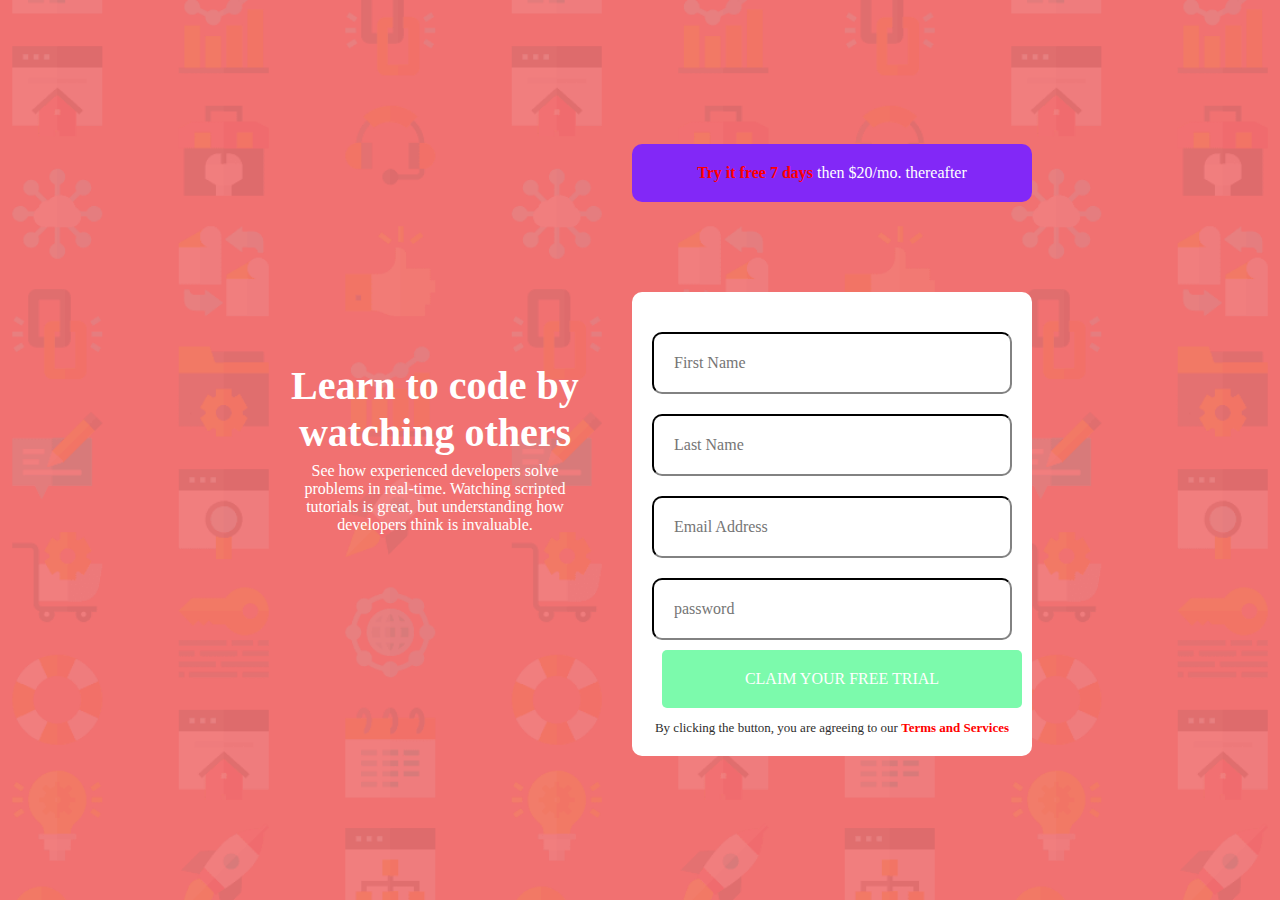
<file: index.html>
<!DOCTYPE html>

<html>

<head>
  <meta http-equiv="CONTENT-TYPE" content="text/html; charset=UTF-8">
  <title>Flex</title>
  <link rel="stylesheet" media="screen and (max-width: 1440px)" href="style.css">
  <link rel="stylesheet" media="screen and (max-width: 375px)" href="mobile.css">
</head>

<body>
  <main>
    <div class="fist-flex">
      <h2>
        Learn to code by watching others
      </h2>
      <p>
        See how experienced developers solve problems in real-time. Watching scripted tutorials is great, but
        understanding how developers think is invaluable.
      </p>
    </div>
    <div class="forms">
      <p><span>Try it free 7 days</span> then $20/mo. thereafter</p>


      <form>
        <input class="input" id="fname" name="First name" type="text" placeholder="First Name"><br>
        <input class="input" id="lname" type="text" placeholder="Last Name"><br>
        <input class="input" id="email" type="email" placeholder="Email Address"><br>
        <input class="input" id="password" type="password" placeholder="password"><br>
        <button type="btn" class="claim-btn">CLAIM YOUR FREE TRIAL</button><br>
        <a>By clicking the button, you are agreeing to our <span>Terms and Services</span></a>
      </form>
    </div>
  </main>
</body>

</html>
</file>
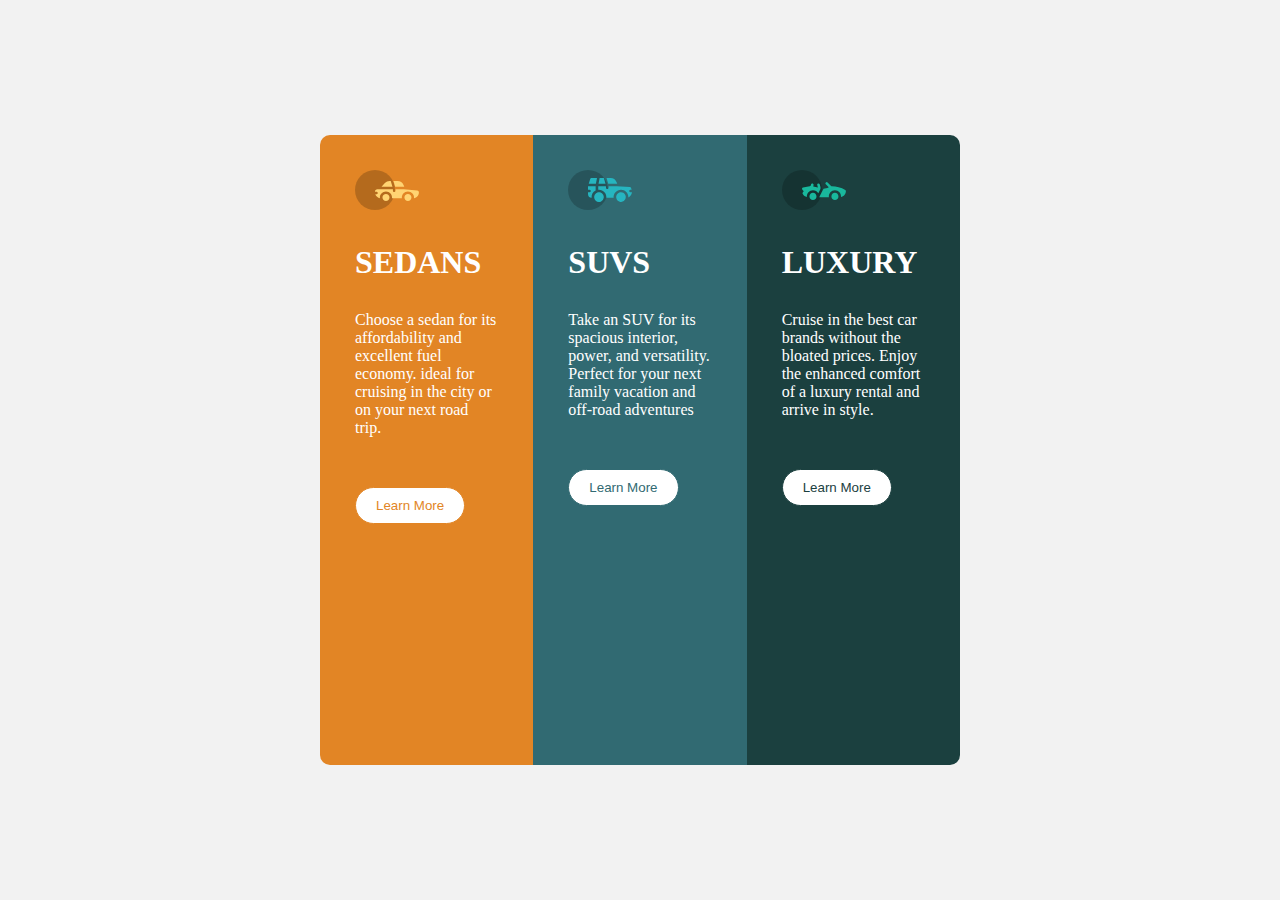
<file: CSS Flexbox and Grid Layout/CSS Flexbox  Layout/index.html>
<!DOCTYPE html>
<html>

<head>
    <meta charset="utf-8">
    <meta http-equiv="X-UA-Compatible" content="IE=edge">
    <title>Flex-layout</title>
    <meta name="description" content="">
    <meta name="viewport" content="width=device-width, initial-scale=1">
    <link rel="stylesheet" href="style.css">
</head>

<body>
    <main>
        <div class="flex-top">
            <svg width="64" height="40" xmlns="http://www.w3.org/2000/svg">
                <g fill="none" fill-rule="evenodd">
                    <circle fill="#000" opacity=".201" cx="20" cy="20" r="20" />
                    <path
                        d="M52.936 24.11c1.942 0 3.517 1.542 3.517 3.445 0 1.903-1.575 3.445-3.517 3.445s-3.516-1.542-3.516-3.445c0-1.903 1.574-3.445 3.516-3.445zm-21.957 0c1.942 0 3.517 1.542 3.517 3.445 0 1.903-1.575 3.445-3.517 3.445s-3.516-1.542-3.516-3.445c0-1.903 1.574-3.445 3.516-3.445zm6.948-4.848v1.429c0 .716.61 1.293 1.348 1.259a1.295 1.295 0 001.225-1.295v-1.393h8.256l13.483 1.313c.956.093 1.676.881 1.676 1.814 0 2.89-2.126 5.303-4.926 5.819.397-3.557-2.458-6.62-6.053-6.62-3.646 0-6.504 3.14-6.039 6.723h-9.879c.466-3.588-2.397-6.722-6.039-6.722-3.595 0-6.45 3.062-6.052 6.62-2.14-.398-3.916-1.912-4.61-3.931h1.142c.731 0 1.32-.598 1.285-1.322-.033-.678-.629-1.2-1.322-1.2H20v-.251c0-1.274 1.066-2.243 2.306-2.243h15.62zM42.59 11c2.645 0 4.99 1.556 5.972 3.963l.726 1.779H40.17L38.413 11h4.178zm-6.865 0l1.758 5.741H26.505l3.357-3.654A6.502 6.502 0 0134.644 11h1.082z"
                        fill="#FFD473" fill-rule="nonzero" />
                </g>
            </svg>
            <h1>SEDANS</h1>
            <p>Choose a sedan for its affordability and excellent fuel economy. ideal for cruising in the city or on
                your next road trip.</p>
            <button id="btn" class="first-btn">Learn More</button>
        </div>
        <div class="flex-middle">
            <svg width="64" height="40" xmlns="http://www.w3.org/2000/svg">
                <g fill="none" fill-rule="evenodd">
                    <circle fill="#000" opacity=".201" cx="20" cy="20" r="20" />
                    <path
                        d="M31.002 22.358c2.917 0 5.18 2.593 4.762 5.506a4.828 4.828 0 01-2.962 3.778 4.797 4.797 0 01-5.3-1.165c-1.188-1.26-1.235-2.613-1.263-2.613-.42-2.924 1.857-5.506 4.763-5.506zm22 0c3.457 0 5.798 3.567 4.41 6.744A4.816 4.816 0 0152.3 31.94a4.826 4.826 0 01-4.06-4.077c-.42-2.915 1.846-5.506 4.762-5.506zm-15.04-6.083v1.462a1.29 1.29 0 001.352 1.29c.693-.033 1.227-.631 1.227-1.326v-1.426h8.3l13.056.716a1.29 1.29 0 011.164.917c.27.895.446 1.477.563 1.87h-1.047c-.694 0-1.291.534-1.324 1.228a1.29 1.29 0 001.288 1.352h1.445c-.164 2.225-1.57 4.193-3.6 5.05.13-4.212-3.255-7.63-7.384-7.63-4.317 0-7.762 3.718-7.358 8.086h-7.285c.43-4.655-3.503-8.531-8.131-8.046v-3.543h7.734zm-10.312 0v4.308a7.4 7.4 0 00-4.006 7.274 3.874 3.874 0 01-3.642-3.864v-1.635h1.46a1.29 1.29 0 000-2.58h-1.461v-3.213l.003-.29h7.646zm14.986-8.196c2.65 0 5 1.592 5.984 4.055l.63 1.579a5.525 5.525 0 01-.065-.004l-.026-.002-.034-.002-.022-.002a4.178 4.178 0 00-.224-.006l-.098-.001h-.039l-.136-.001h-.052l-.326-.001H40.211L38.528 8.08zm-13.632 0l-1.122 5.616h-7.144l1.47-4.71a1.29 1.29 0 011.231-.906h5.565zm6.832 0l1.683 5.615h-7.007l1.121-5.615h4.203z"
                        fill="#26B5C0" fill-rule="nonzero" />
                </g>
            </svg>
            <h1>SUVS</h1>
            <p>Take an SUV for its spacious interior, power, and versatility. Perfect for your next family vacation and
                off-road adventures</p>
            <button id="btn" class="middle-btn">Learn More</button>
        </div>
        <div class="flex-third">
            <svg width="64" height="40" xmlns="http://www.w3.org/2000/svg">
                <g fill="none" fill-rule="evenodd">
                    <circle fill="#000" opacity=".201" cx="20" cy="20" r="20" />
                    <path
                        d="M30.98 22.835c1.941 0 3.516 1.604 3.516 3.583 0 1.978-1.575 3.582-3.517 3.582s-3.516-1.604-3.516-3.582c0-1.979 1.574-3.583 3.516-3.583zm21.956 0c1.942 0 3.517 1.604 3.517 3.583 0 1.978-1.575 3.582-3.517 3.582s-3.516-1.604-3.516-3.582c0-1.979 1.574-3.583 3.516-3.583zm-9.143-10.45a1.27 1.27 0 011.819 0l3.715 3.784c4.444-.115 9.7 1.142 13.964 3.753.387.237.624.664.624 1.124 0 3.006-2.126 5.514-4.926 6.05.397-3.698-2.458-6.882-6.053-6.882-3.646 0-6.504 3.264-6.039 6.99h-9.669c.76-1.544.993-2.026 1.337-2.711l.082-.162c.421-.835 1.056-2.07 2.883-5.65 1.68-.023 3.47-.408 5.247-1.403l-2.984-3.04a1.328 1.328 0 010-1.854zm-7.68 1.064c.683-.2 1.395.202 1.592.898l.749 2.652a3.46 3.46 0 01-.247 2.51l-1.733 3.395-.216.424c-1.07-1.89-3.06-3.114-5.279-3.114-3.595 0-6.45 3.184-6.052 6.885-1.832-.347-3.414-1.537-4.278-3.276a1.331 1.331 0 01.117-1.376l.955-1.303-1.325-1.295c-.751-.735-.376-2.024.64-2.231l6.614-1.346.13-.026c.092-.019.145-.03.157-.031.314-.146 1.07-.591 1.07-1.506 0-.734.592-1.327 1.316-1.31.712.016 1.268.662 1.256 1.388a4.11 4.11 0 01-.348 1.611 22.69 22.69 0 014.7 1.146l-.7-2.473a1.314 1.314 0 01.882-1.622z"
                        fill="#19B89D" fill-rule="nonzero" />
                </g>
            </svg>
            <h1>LUXURY</h1>
            <p>Cruise in the best car brands without the bloated prices. Enjoy the enhanced comfort of a luxury rental
                and arrive in style.</p>
            <button id="btn" class="last-btn">Learn More</button>
        </div>
    </main>
</body>

</html>
</file>
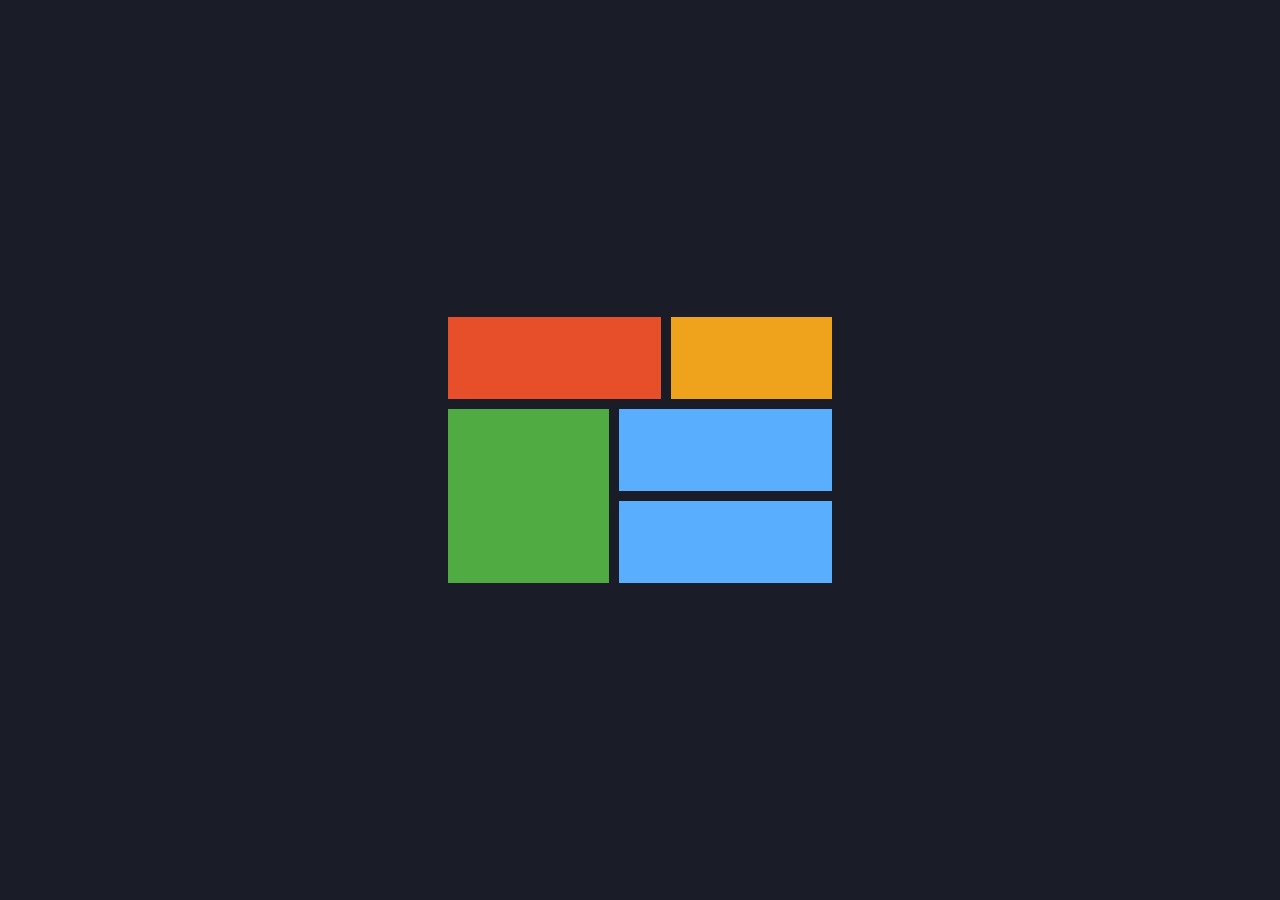
<file: CSS Flexbox and Grid Layout/CSS Grid Layout/grid.html>
<!DOCTYPE html>
<!--[if lt IE 7]>      <html class="no-js lt-ie9 lt-ie8 lt-ie7"> <![endif]-->
<!--[if IE 7]>         <html class="no-js lt-ie9 lt-ie8"> <![endif]-->
<!--[if IE 8]>         <html class="no-js lt-ie9"> <![endif]-->
<!--[if gt IE 8]>      <html class="no-js"> <!--<![endif]-->
<html>
    <head>
        <meta charset="utf-8">
        <meta http-equiv="X-UA-Compatible" content="IE=edge">
        <title>Grid</title>
        <meta name="description" content="">
        <meta name="viewport" content="width=device-width, initial-scale=1">
        <link rel="stylesheet" href="style.css">
    </head>
    <body>
        <main>
            <div class="item-a">A</div>
            <div class="item-b">B</div>
            <div class="item-c">C</div>
            <div class="item-d">D</div>
            <div class="item-e">E</div>
        </main>
    </body>
</html>
</file>
<file: style.css>
/*@media (max-width: 1440px) {*/
* {
  margin: 0;
  padding: 0;
  box-sizing: border-box;
}

body {
  background-color: rgb(241, 113, 113);
  background-size: cover;
  text-align: center;
  background-image: url(bg-intro-desktop.png);
  background-size: cover;
  background-position: center;
  background-repeat: no-repeat;
}

main {
  width: 50%;
  margin: auto;
  display: flex;
  justify-content: center;
  align-items: center;
  height: 100vh;
  color: white;
}

.fist-flex {
  padding: 2em;
  float: left;
  margin: auto;
}

.fist-flex h2 {
  font-size: 40px;
  padding: 1px;
  inline-size: none;
  font-size: bold;
  width: 20rem;
}

.fist-flex p {
  padding: 5px;
  border-radius:10% ;
}

.forms {
  height: 77vh;
  display: grid;
  float: right;
  justify-content: center;
  margin: auto;
  padding: 5px;
  align-items: center;
}
form{
  position: relative;
  width: 25rem;
  align-items: center;
  justify-content: center;
  margin-top: 20px;
  border: 10px;
  padding: 20px;
  background-color: white;
  border-radius: 10px;
  align-items: center;
  align-content: center;
}
.input{
  margin-top: 20px;
  top: 0;
  left: 0;
  height: 100%;
  width: 100%;
  border: 10px thin;
  border-color: rgb(46, 46, 46);
  border-radius: 10px;
  font-family: inherit;
  font-size: inherit;
  color:rgb(34, 34, 34);
  outline: none;
  padding: 1.25rem;
  background: white;
}
.forms p {
  background-color: rgb(130, 40, 247);
  font-size: 100%;
  box-sizing: border-box;
  padding: 5%;
  border-radius: 10px;
}

span {
  color: red;
  font-weight: bold;
}
.claim-btn{
  margin: 10px;
  padding: 20px;
  width: 100%;
  height: 100%;
  cursor: pointer;
  text-align: center;
  background-color: rgb(124, 250, 172);
  font-size: 10px;
  border: none;
  border-radius: 5px;
  font-family: inherit;
  font-size: inherit;
  position: center;
  transition: .5s;
  color: white;
}
.claim-btn:hover{
  color: red;
}
a{
  color: rgb(46, 45, 45);
  font-size: small;
}
/*@media (max-width: 375px) {
  main {
    width: 50%;
    margin: auto;
    display: flex;
    justify-content: center;
    align-items: center;
    height: 100vh;
    color: white;
    flex-direction: column;
    text-align: center;
  }
  .fist-flex {
    padding: 2em;
    float: left;
    margin: 10px;
  }
  
  .fist-flex h2 {
    height: 10vh;
    font-size: 40px;
    padding: 1px;
    inline-size: none;
    font-size: bold;
    width: 20rem;
  }
  
  .fist-flex p {
    padding: 5px;
    border-radius:10% ;
    margin: 10px;
  }
  .forms {
    height: 60vh;
    display: grid;
    float: right;
    justify-content: center;
    margin: 20px;
    padding: 5px;
    align-items: center;
  }
  form{
    position: relative;
    width: 25rem;
    align-items: center;
    justify-content: center;
    margin-top: 10px;
    border: 10px;
    padding: 20px;
    background-color: white;
    border-radius: 10px;
    align-items: center;
    align-content: center;
  }
  .input{
    margin-top: 20px;
    top: 0;
    left: 0;
    height: 100%;
    width: 100%;
    border: 10px thin;
    border-color: rgb(46, 46, 46);
    border-radius: 2px;
    font-family: inherit;
    font-size: inherit;
    color:rgb(34, 34, 34);
    outline: none;
    padding: 1.25rem;
    background: white;
  }
  .forms p {
    background-color: rgb(130, 40, 247);
    font-size: 20px;
    box-sizing: border-box;
    padding: 10%;
    border-radius: 10px;
  }
  
  span {
    color: red;
    font-weight: bold;
  }
  .claim-btn{
    margin: 10px;
    padding: 20px;
    width: 100%;
    height: 100%;
    cursor: pointer;
    text-align: center;
    background-color: rgb(47, 255, 227);
    font-size: 10px;
    border: none;
    border-radius: 10px;
    font-family: inherit;
    font-size: inherit;
    position: center;
    transition: .3s;
  }
  .claim-btn:hover{
    color: red;
  }
  a{
    color: rgb(46, 45, 45);
    font-size: small;
  }
}*/
</file>
<file: mobile.css>
* {
    margin: 0;
    padding: 0;
    box-sizing: border-box;
  }
  
  body {
    background-color: rgb(241, 113, 113);
    background-size: cover;
    text-align: center;
    background-image: url(bg-intro-desktop.png);
    background-size: cover;
    background-position: center;
    background-repeat: no-repeat;
  }
main {
    width: 50%;
    margin: 10px;
    display: flex;
    justify-content: center;
    align-items: center;
    height: 100vh;
    color: white;
    flex-direction: column;
    text-align: center;
  }
  .fist-flex {
    padding: 20px;
    float: left;
    margin: 10px;
  }
  
  .fist-flex h2 {
    height: 10vh;
    font-size: 30px;
    padding: 10px;
    inline-size: none;
    font-size: bold;
    width: 20rem;
    margin: 5rem;
  }
  
  .fist-flex p {
    padding: 5px;
    border-radius:10% ;
    margin: 10px;
    font-size: 16px;
  }
  .forms {
    height: 60vh;
    display: grid;
    float: right;
    justify-content: center;
    margin: 20px;
    padding: 5px;
    align-items: center;
  }
  form{
    position: relative;
    width: 25rem;
    align-items: center;
    justify-content: center;
    margin-top: 10px;
    border: 10px;
    padding: 20px;
    background-color: white;
    border-radius: 10px;
    align-items: center;
    align-content: center;
  }
  .input{
    margin-top: 20px;
    top: 0;
    left: 0;
    height: 100%;
    width: 100%;
    border: 10px thin;
    border-color: rgb(46, 46, 46);
    border-radius: 10px;
    font-family: inherit;
    font-size: inherit;
    color:rgb(34, 34, 34);
    outline: none;
    padding: 1.25rem;
    background: white;
  }
  .forms p {
    background-color: rgb(130, 40, 247);
    font-size: 20px;
    box-sizing: border-box;
    padding: 10%;
    border-radius: 10px;
  }
  
  span {
    color: red;
    font-weight: bold;
  }
  .claim-btn{
    margin: 10px;
    padding: 20px;
    width: 100%;
    height: 100%;
    cursor: pointer;
    text-align: center;
    align-items: center;
    justify-content: center;
    background-color: rgb(47, 255, 227);
    font-size: 10px;
    border: none;
    border-radius: 10px;
    font-family: inherit;
    font-size: inherit;
    position: center;
    transition: .3s;
  }
  .claim-btn:hover{
    color: red;
  }
  a{
    color: rgb(46, 45, 45);
    font-size: small;
    padding: 30px;
    font-size: 16px;
  }
</file>
<file: CSS Flexbox and Grid Layout/CSS Flexbox  Layout/style.css>
*{
    margin: 0;
    padding: 0;
    box-sizing: border-box;
}
body{
    background-color: #F2F2F2;
}
main{
    width: 50%;
    margin: auto;
    display: flex;
    justify-content: center;
    align-items: center;
    height: 100vh;
}
/* first flex*/
.flex-top{
    border-bottom-left-radius: 10px;
    border-top-left-radius: 10px;
    background-color: #E28525;
    align-items: center;
    justify-content: center;
    width: 100%;
    height: 70%;
    padding: 35px;
}
.flex-top h1{
    color: white;
    margin-top: 30px;
    margin-bottom: 30px;
}
.flex-top p{
    color: white;
    margin-bottom: 50px;
}
.first-btn{
    padding: 10px 20px;
    background-color: white;
    border-radius: 20px;
    border: thin solid;
    color: #E28525;
    transition: .5s;
}
.first-btn:hover{
    color: white;
    background-color: #E28525;
    border-color:white;
}
/* second flex*/
.flex-middle{
    background-color: #316A72;
    align-items: center;
    justify-content: center;
    width: 100%;
    height: 70%;
    padding: 35px;
}
.flex-middle h1{
    color: white;
    margin-top: 30px;
    margin-bottom: 30px;
}
.flex-middle p{
    color: white;
    margin-bottom: 50px;
}
.middle-btn{
    padding: 10px 20px;
    background-color: white;
    border-radius: 20px;
    border: thin solid;
    color: #316A72;
    transition: .5s;
}
.middle-btn:hover{
    color: white;
    background-color: #316A72;
    border-color: white;
}
/*third flex*/
.flex-third{
    border-top-right-radius: 10px;
    border-bottom-right-radius: 10px;
    background-color: #1B403F;
    align-items: center;
    justify-content: center;
    width: 100%;
    height: 70%;
    padding: 35px;
}
.flex-third h1{
    color: white;
    margin-top: 30px;
    margin-bottom: 30px;
}
.flex-third p{
    color: white;
    margin-bottom: 50px;
}
.last-btn{
    padding: 10px 20px;
    background-color: white;
    border-radius: 20px;
    border: thin solid;
    color: #1B403F;
    transition: .5s;
}
.last-btn:hover{
    color: white;
    background-color: #1B403F;
    border-color:white ;
}
</file>
<file: CSS Flexbox and Grid Layout/CSS Grid Layout/style.css>
*{
    margin: 0;
    padding: 0;
}
body{
    background-color: #1A1C28;
    display: flex;
    place-items: center;
    min-height: 100vh;
}
main{
    display: grid;
    grid-template-areas: 
    "a a a b b"
    "c c d d d"
    "c c e e e"
    ;
    gap: 10px;
    width: 30%;
    margin: auto;
    color: transparent;
}
main div{
    padding: 2em;
    text-align: center;
}
.item-a{
    background-color: #E74F2B;
    grid-area: a;
}
.item-b{
    background-color: #EFA31D;
    grid-area: b;
}
.item-c{
    background-color: #51AB43;
    grid-area: c;
}
.item-d{
    background-color: #59AFFE;
    grid-area: d;
}
.item-e{
    background-color: #59AFFE;
    grid-area: e;
}
</file>
